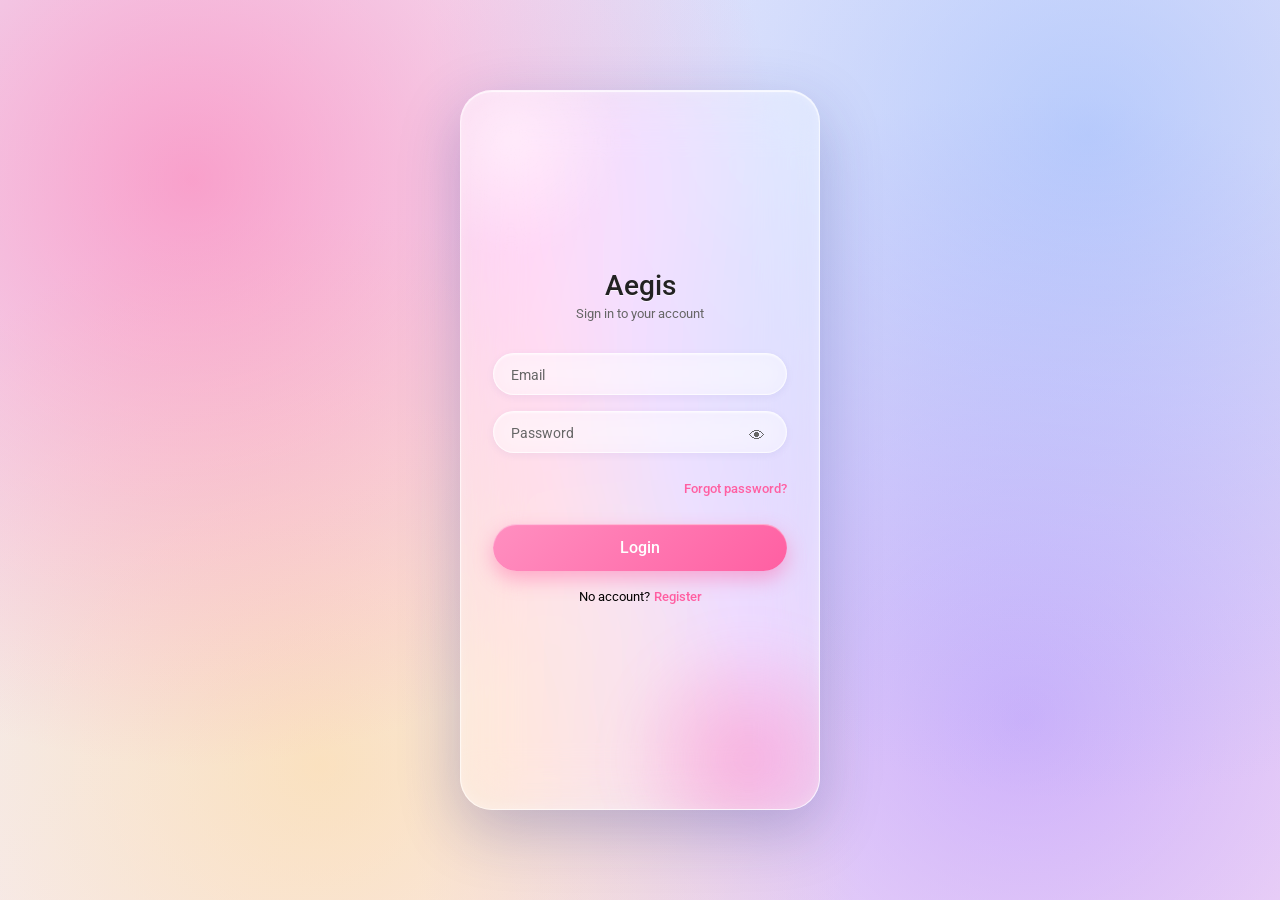
<file: index.html>
<!DOCTYPE html>
<html lang="en">
<head>
<meta charset="UTF-8" />
<meta name="viewport" content="width=device-width, initial-scale=1.0"/>
<title>Aegis</title>
<!-- Entry point: hand straight over to the login.
     location.replace() rather than href/meta-refresh so this page does not
     land in the history stack — otherwise the back button would bounce the
     user forward to the login again. -->
<script>
  location.replace('views/login.html');
</script>
<!-- Fallback for the (unlikely) case that scripting is disabled. -->
<noscript><meta http-equiv="refresh" content="0; url=views/login.html"></noscript>
</head>
<body>
<p>Redirecting to the <a href="views/login.html">login</a>&hellip;</p>
</body>
</html>
</file>
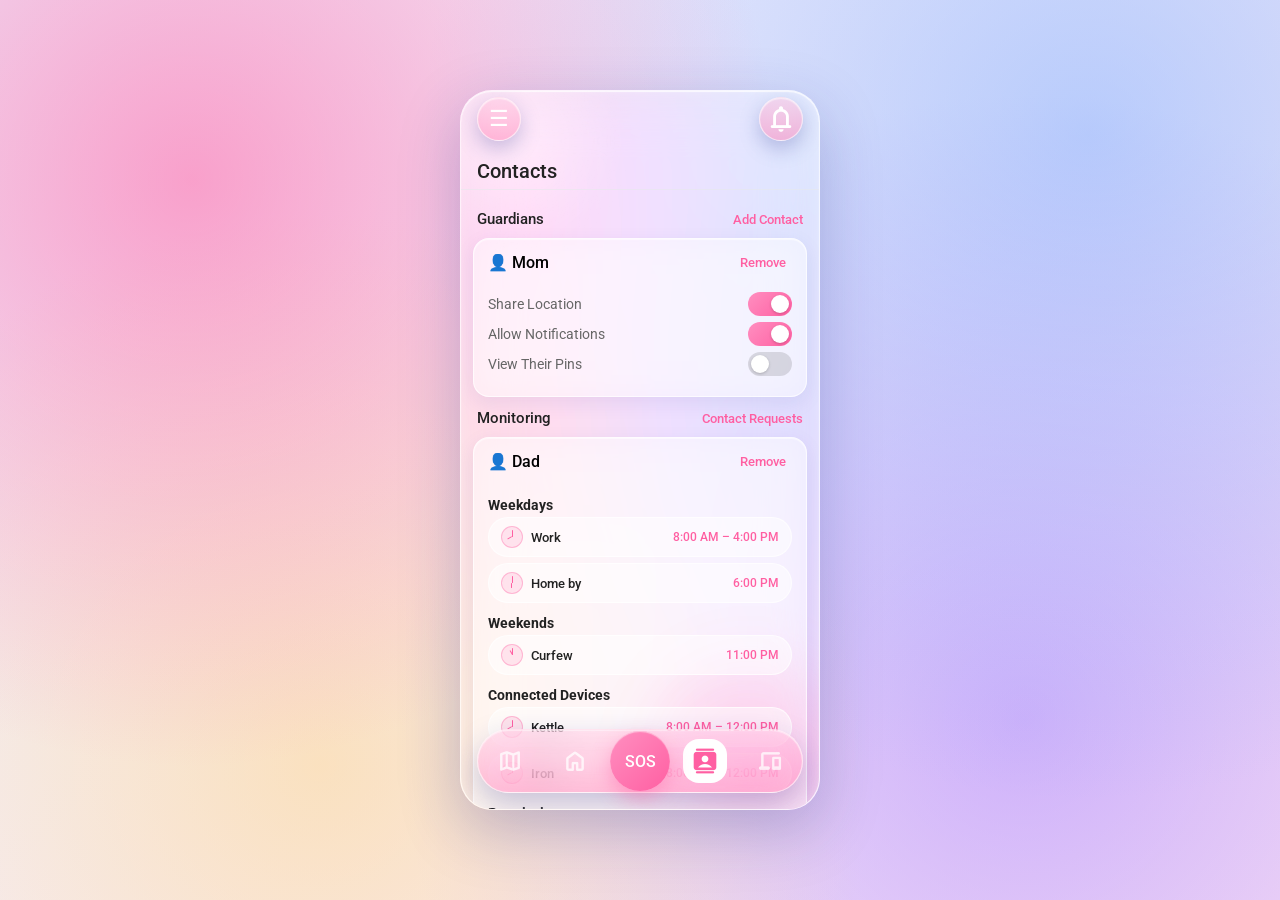
<file: views/contacts.html>
<!DOCTYPE html>
<html lang="en">
<head>
<meta charset="UTF-8" />
<meta name="viewport" content="width=device-width, initial-scale=1.0"/>
<title>Aegis: Contacts</title>
<link rel="preconnect" href="https://fonts.googleapis.com">
<link rel="preconnect" href="https://fonts.gstatic.com" crossorigin>
<link href="https://fonts.googleapis.com/css2?family=Roboto:wght@400;500;700&display=swap" rel="stylesheet">
<link href="https://fonts.googleapis.com/css2?family=Material+Symbols+Rounded:opsz,wght,FILL,GRAD@20..48,500,1,0" rel="stylesheet">
<link rel="stylesheet" href="css/app.css">

<style>
/* CONTACTS */
.contacts {
  flex:1;
  padding:12px;
  overflow-y:auto;
  padding-bottom:120px;
  position:relative;
  z-index:1;
}

/* CONTACT CARD */
.contact-card {
  background:rgba(255,255,255,0.4);
  backdrop-filter:blur(16px) saturate(160%);
  -webkit-backdrop-filter:blur(16px) saturate(160%);
  border:0.5px solid rgba(255,255,255,0.7);
  border-radius:16px;
  margin-bottom:12px;
  overflow:hidden;
  box-shadow:0 6px 20px rgba(31,38,135,0.08), inset 0 1px 1px rgba(255,255,255,0.6);
}

.contact-header {
  display:flex;
  align-items:center;
  justify-content:space-between;
  padding:14px;
}

.contact-name {
  display:flex;
  gap:10px;
  font-weight:500;
}

.contact-details {
  padding:0 14px 14px;
  font-size:14px;
}

.contact-details h4 {
  margin:12px 0 4px;
  color:var(--text);
}

.contact-details ul {
  margin:0 0 8px 16px;
  padding:0;
}

.contact-details span {
  float:right;
  color:var(--muted);
}

/* MINI CLOCK TIME CHIPS */
.time-chip {
  display:flex;
  align-items:center;
  gap:8px;
  background:rgba(255,255,255,0.5);
  border:1px solid rgba(255,255,255,0.7);
  border-radius:20px;
  padding:8px 12px;
  margin-bottom:6px;
}

.time-chip .tc-clock {
  width:22px;
  height:22px;
  border-radius:50%;
  background:rgba(255,95,162,0.15);
  border:1px solid rgba(255,95,162,0.35);
  position:relative;
  flex-shrink:0;
}

.time-chip .tc-clock::before,
.time-chip .tc-clock::after {
  content:"";
  position:absolute;
  background:var(--pink);
  border-radius:2px;
  top:50%; left:50%;
  transform-origin:0 0;
}

.time-chip .tc-clock::before { width:5px; height:1.4px; transform:rotate(var(--h,-90deg)); }
.time-chip .tc-clock::after { width:7px; height:1.4px; transform:rotate(var(--m,20deg)); }

.time-chip .tc-label { flex:1; font-weight:500; color:var(--text); font-size:13px; }
.time-chip .tc-time { color:var(--pink); font-weight:500; font-size:12px; white-space:nowrap; }

.modal {
  position:absolute;
  inset:0;
  background:rgba(0,0,0,0.4);
  display:none;
  justify-content:center;
  align-items:center;
  z-index:30;
}

.modal-content {
  background:rgba(255,255,255,0.6);
  backdrop-filter:blur(30px) saturate(180%);
  -webkit-backdrop-filter:blur(30px) saturate(180%);
  border:1px solid rgba(255,255,255,0.8);
  border-radius:20px;
  padding:20px;
  width:300px;
  max-height:80%;
  overflow-y:auto;
  box-shadow:0 20px 50px rgba(31,38,135,0.3), inset 0 1px 1px rgba(255,255,255,0.8);
}

.modal-content::-webkit-scrollbar { display:none; }

.modal-content h3 {
  margin-top:0;
  color:var(--text);
}

.request-card {
  background:rgba(255,255,255,0.5);
  border:1px solid rgba(255,255,255,0.7);
  border-radius:14px;
  padding:12px;
  margin-bottom:10px;
}

.request-actions {
  display:flex;
  gap:8px;
  margin-top:16px;
}

.accept {
  flex:1;
  background:linear-gradient(135deg, #ff8fc0, var(--pink));
  color:#fff;
  border:none;
  padding:10px;
  border-radius:20px;
  font-weight:500;
  cursor:pointer;
  box-shadow:0 6px 16px rgba(255,95,162,0.4), inset 0 1px 1px rgba(255,255,255,0.5);
}

.decline {
  flex:1;
  background:rgba(255,255,255,0.3);
  border:1px solid var(--pink);
  color:var(--pink);
  padding:10px;
  border-radius:20px;
  font-weight:500;
  cursor:pointer;
}

.field { position:relative; margin:8px 0 12px; }
.field input {
  width:100%;
  padding:16px 18px 8px;
  border-radius:24px;
  border:1px solid rgba(255,255,255,0.7);
  background:rgba(255,255,255,0.4);
  backdrop-filter:blur(10px);
  font-size:14px;
  color:var(--text);
  outline:none;
  transition:border-color 0.2s ease;
}
.field input:focus { border-color:var(--pink); }
.field label {
  position:absolute;
  left:18px; top:14px;
  font-size:14px;
  color:var(--muted);
  pointer-events:none;
  transition:all 0.15s ease;
}
.field input:focus + label,
.field input:not(:placeholder-shown) + label {
  top:4px; font-size:10px; color:var(--pink); font-weight:500;
}

.page-title {
  padding:12px 16px 6px;
  font-size:20px;
  font-weight:500;
  color:var(--text);
  display:flex;
  justify-content:space-between;
  align-items:center;
  position:relative;
  z-index:2;
}

.add-btn {
  font-size:14px;
  color:var(--pink);
  font-weight:500;
  cursor:pointer;
}

.section-title {
  font-weight:500;
  font-size: 15px;
  margin: 8px 0 10px;
  margin-top: 0px;
  margin-left: 4px;
  color:var(--text);
}

 .contacts::-webkit-scrollbar {
  display: none;
}

.toggle-row {
  display: flex;
  justify-content: space-between;
  align-items: center;
  margin: 6px 0;
  font-size: 14px;
}

  .toggle {
    width: 44px;
    height: 24px;
    background: rgba(0,0,0,0.12);
    border-radius: 20px;
    position: relative;
    cursor:pointer;
    transition:background 0.2s ease;
  }

  .toggle::after {
    content: "";
    width: 18px;
    height: 18px;
    background: #ffffff;
    border-radius: 50%;
    position: absolute;
    top: 3px;
    left: 3px;
    box-shadow:0 1px 3px rgba(0,0,0,0.2);
    transition:left 0.2s ease;
  }

  .toggle.on {
    background: linear-gradient(135deg, #ff8fc0, var(--pink));
  }

  .toggle.on::after {
    left: 23px;
  }

.remove-btn {
  background: none;
  border: none;
  color: var(--pink);
  font-weight:500;
  cursor: pointer;
  font-size: 13px;
}

.request-header {
  display: flex;
  gap: 10px;
  align-items: center;
  margin-bottom: 6px;
}

.avatar {
  width: 36px;
  height: 36px;
  background: rgba(255,95,162,0.18);
  border-radius: 50%;
  display: flex;
  align-items: center;
  justify-content: center;
  font-size: 18px;
}

.request-role {
  font-size: 12px;
  color: var(--muted);
}

.request-permissions {
  font-size: 13px;
  margin: 8px 0;
  display: grid;
  gap: 4px;
}

.request-permissions div {
  background: rgba(255,255,255,0.5);
  padding: 6px 8px;
  border-radius: 8px;
}

.section-header {
  display: flex;
  justify-content: space-between;
  align-items: center;
  margin: 8px 4px 10px;
}

.section-header .section-title {
  margin: 0;
}

.section-action {
  font-size: 13px;
  font-weight:500;
  color: var(--pink);
  cursor: pointer;
}
</style>
</head>

<body>
<div class="app">

  <!-- HEADER -->
  <div class="header">
    <div class="menu" onclick="toggleMenu()">☰</div>
    <a href="notifications.html" class="bell" aria-label="Notifications">
      <span class="material-symbols-rounded">notifications</span>
    </a>
  </div>

  <!-- SIDE MENU -->
  <div class="overlay" onclick="toggleMenu()"></div>
  <div class="side-menu">
    <a href="dashboard.html">Dashboard</a>
    <a href="map.html">Map</a>
    <a href="notifications.html">Notifications</a>
    <a href="managepins.html">Map Pins</a>
    <a href="contacts.html">Contacts</a>
    <a href="safetyprofile.html">Safety Profiles</a>
    <a href="baselines.html">Baselines</a>
    <a href="iot.html">IoT Devices</a>
    <a href="history.html">History</a>
    <a href="settings.html">Settings</a>
    <a href="SOS.html">SOS</a>
    <a href="login.html">Logout</a>
  </div>

  <div class="page-title">
    Contacts
  </div>
  <div class="divider"></div>

  <div class="contacts">
<div class="section-header">
  <div class="section-title">Guardians</div>
  <div class="section-action" onclick="openAddContact()">Add Contact</div>
</div>
    <div class="contact-card">
      <div class="contact-header">
        <div class="contact-name">👤 Mom</div>
              <button class="remove-btn">Remove</button>
      </div>

      <div class="contact-details">
<div class="toggle-row">
  <span>Share Location</span>
  <div class="toggle on" onclick="toggleSwitch(this)"></div>
</div>

<div class="toggle-row">
  <span>Allow Notifications</span>
  <div class="toggle on" onclick="toggleSwitch(this)"></div>
</div>

<div class="toggle-row">
  <span>View Their Pins</span>
  <div class="toggle" onclick="toggleSwitch(this)"></div>
</div>
      </div>
    </div>

<div class="section-header">
  <div class="section-title">Monitoring</div>
  <div class="section-action" onclick="openRequests()">Contact Requests</div>
</div>


  <div class="contact-card">
    <div class="contact-header">
      <div class="contact-name">👤 Dad</div>
      <button class="remove-btn">Remove</button>
    </div>

    <div class="contact-details">
      <h4>Weekdays</h4>
      <div class="time-chip">
        <div class="tc-clock" style="--h:150deg; --m:270deg;"></div>
        <div class="tc-label">Work</div>
        <div class="tc-time">8:00 AM – 4:00 PM</div>
      </div>
      <div class="time-chip">
        <div class="tc-clock" style="--h:90deg; --m:270deg;"></div>
        <div class="tc-label">Home by</div>
        <div class="tc-time">6:00 PM</div>
      </div>

      <h4>Weekends</h4>
      <div class="time-chip">
        <div class="tc-clock" style="--h:240deg; --m:270deg;"></div>
        <div class="tc-label">Curfew</div>
        <div class="tc-time">11:00 PM</div>
      </div>

      <h4>Connected Devices</h4>
      <div class="time-chip">
        <div class="tc-clock" style="--h:150deg; --m:270deg;"></div>
        <div class="tc-label">Kettle</div>
        <div class="tc-time">8:00 AM – 12:00 PM</div>
      </div>
      <div class="time-chip">
        <div class="tc-clock" style="--h:150deg; --m:270deg;"></div>
        <div class="tc-label">Iron</div>
        <div class="tc-time">8:00 AM – 12:00 PM</div>
      </div>

      <h4>Permissions</h4>
      <div class="toggle-row">
        <span>Share Location</span>
        <div class="toggle on" onclick="toggleSwitch(this)"></div>
      </div>
      <div class="toggle-row">
        <span>Allow Notifications</span>
        <div class="toggle on" onclick="toggleSwitch(this)"></div>
      </div>
    </div>
  </div>
  </div>

  <div class="modal" id="addContactModal" onclick="closeAddContact(event)">
  <div class="modal-content" onclick="event.stopPropagation()">
    <h3>Add Contact</h3>

    <p style="font-size:13px;color:var(--muted);margin-top:-6px;">
      Search for a user by username
    </p>

    <div class="field">
      <input id="etUsername" type="text" placeholder=" ">
      <label for="etUsername">Enter username</label>
    </div>

    <div class="toggle-row">
  <span>Share Location</span>
  <div class="toggle on" onclick="toggleSwitch(this)"></div>
</div>

<div class="toggle-row">
  <span>Allow Notifications</span>
  <div class="toggle on" onclick="toggleSwitch(this)"></div>
</div>

<div class="toggle-row">
  <span>View Their Pins</span>
  <div class="toggle" onclick="toggleSwitch(this)"></div>
</div>

    <div class="request-actions">
      <button class="decline" onclick="closeAddContact()">Cancel</button>
      <button class="accept">Send Request</button>
    </div>
  </div>
</div>


  <!-- REQUEST MODAL -->
  <div class="modal" id="requestModal" onclick="closeRequests(event)">
    <div class="modal-content" onclick="event.stopPropagation()">
        <h3>Contact Requests</h3>
<p style="font-size:13px;color:var(--muted);margin-top:-6px;">
  Review who wants to connect with you
</p>

<div class="request-card">
  <div class="request-header">
    <div class="avatar">👤</div>
    <div>
      <strong>Alice</strong>
      <div class="request-role">Requests Guardian Access</div>
    </div>
  </div>

  <div class="request-permissions">
    <div>📍 Share Location</div>
    <div>🔔 Allow Notifications</div>
    <div>📌 View Your Pins</div>
  </div>

  <div class="request-actions">
    <button class="accept">Accept</button>
    <button class="decline">Decline</button>
  </div>
</div>

    </div>
  </div>




  <a href="SOS.html" class="sos">SOS</a>

<div class="bottom-nav">
      <a href="map.html" class="nav-item">
        <span class="material-symbols-rounded">map</span>
      </a>
    
      <a href="dashboard.html" class="nav-item">
        <span class="material-symbols-rounded">home</span>
      </a>
    
      <a href="SOS.html" class="nav-item">
        <span class="material-symbols-rounded">emergency</span>
      </a>
    
      <a href="contacts.html" class="nav-item active">
        <span class="material-symbols-rounded">contacts</span>
      </a>
    
      <a href="iot.html" class="nav-item">
        <span class="material-symbols-rounded">devices</span>
      </a>
    </div>


</div>

<script src="js/app.js"></script>
<script>
function toggleSwitch(el) {
  el.classList.toggle('on');
}

function openRequests() {
  document.getElementById('requestModal').style.display = 'flex';
}
function closeRequests(e) {
  if (!e || e.target.id === 'requestModal') {
    document.getElementById('requestModal').style.display = 'none';
  }
}
function openAddContact() {
  document.getElementById('addContactModal').style.display = 'flex';
}

function closeAddContact(e) {
  if (!e || e.target.id === 'addContactModal') {
    document.getElementById('addContactModal').style.display = 'none';
  }
}

</script>
</body>
</html>
</file>
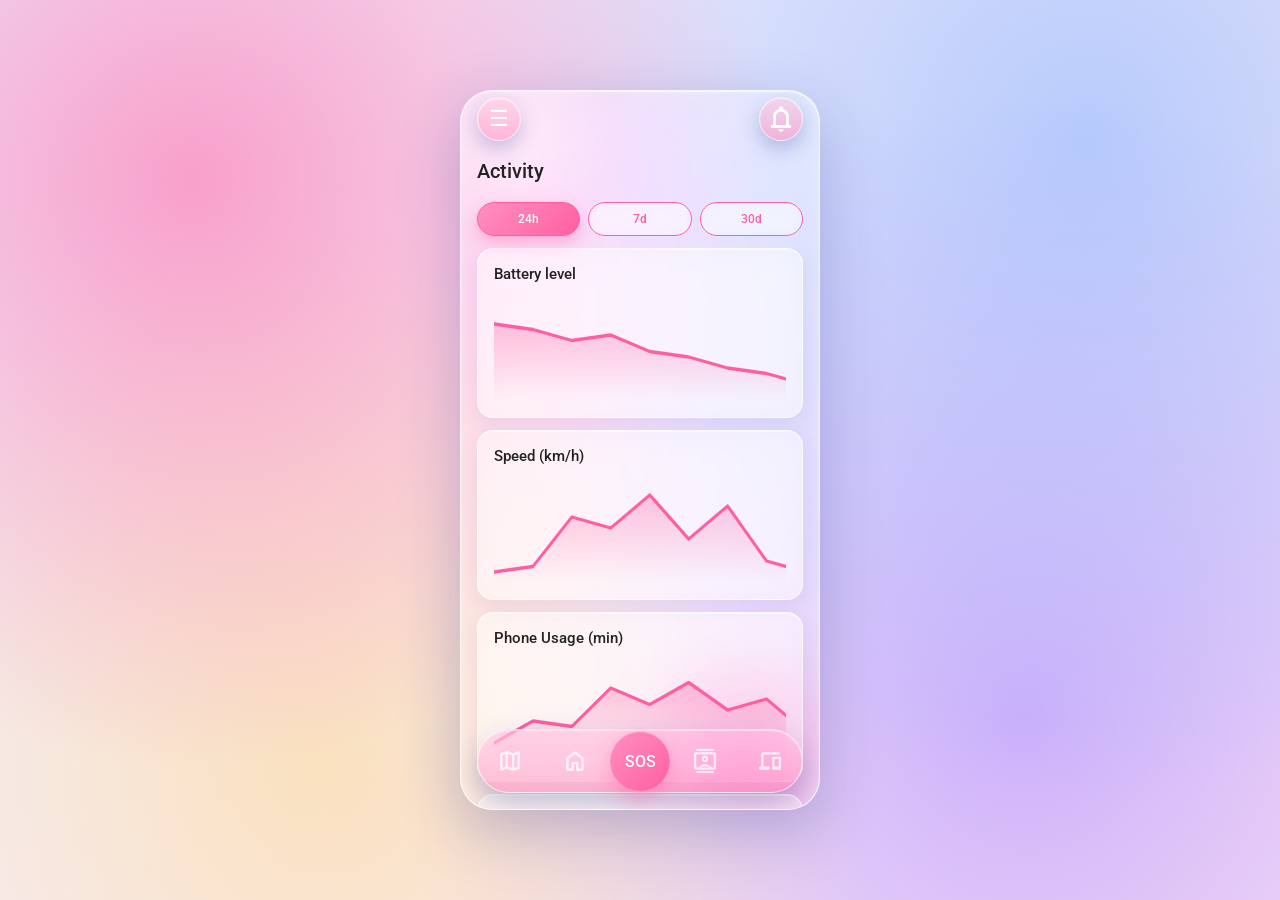
<file: views/history.html>
<!DOCTYPE html>
<html lang="en">
<head>
<meta charset="UTF-8" />
<meta name="viewport" content="width=device-width, initial-scale=1.0"/>
<title>Activity – Safety App</title>
<link rel="preconnect" href="https://fonts.googleapis.com">
<link rel="preconnect" href="https://fonts.gstatic.com" crossorigin>
<link href="https://fonts.googleapis.com/css2?family=Roboto:wght@400;500;700&display=swap" rel="stylesheet">
<link href="https://fonts.googleapis.com/css2?family=Material+Symbols+Rounded:opsz,wght,FILL,GRAD@20..48,500,1,0" rel="stylesheet">
<link rel="stylesheet" href="css/app.css">

<style>
/* PAGE TITLE ROW */
.page-title-row { display:flex; align-items:center; padding:12px 16px 6px; position:relative; z-index:2; }
.page-title-row .title { flex:1; font-size:20px; font-weight:500; color:var(--text); }

/* RANGE CHIPS */
.chip-row { display:flex; gap:8px; padding:12px 16px; position:relative; z-index:2; }
.chip {
  flex:1;
  text-align:center;
  padding:9px 4px;
  border-radius:30px;
  border:1px solid var(--pink);
  background:rgba(255,255,255,0.3);
  backdrop-filter:blur(8px);
  color:var(--pink);
  font-size:12px;
  font-weight:500;
  cursor:pointer;
}
.chip.active {
  background:linear-gradient(135deg, #ff8fc0, var(--pink));
  color:#fff;
  box-shadow:0 6px 16px rgba(255,95,162,0.4);
}

/* CONTENT */
.content { flex:1; overflow-y:auto; padding:0 16px 120px; position:relative; z-index:1; }
.content::-webkit-scrollbar { display:none; }

.chart-card {
  background:rgba(255,255,255,0.4);
  backdrop-filter:blur(16px) saturate(160%);
  -webkit-backdrop-filter:blur(16px) saturate(160%);
  border:0.5px solid rgba(255,255,255,0.7);
  border-radius:16px;
  padding:16px;
  margin-bottom:12px;
  box-shadow:0 6px 20px rgba(31,38,135,0.08), inset 0 1px 1px rgba(255,255,255,0.6);
}

.chart-title { font-weight:500; font-size:15px; color:var(--text); margin-bottom:8px; }
.chart-svg { width:100%; height:110px; display:block; }

.section-label { font-weight:500; font-size:16px; color:var(--text); margin:16px 0 10px 4px; }

/* EVENT TIMELINE */
.event-card {
  background:rgba(255,255,255,0.4);
  backdrop-filter:blur(16px) saturate(160%);
  -webkit-backdrop-filter:blur(16px) saturate(160%);
  border:0.5px solid rgba(255,255,255,0.7);
  border-radius:14px;
  padding:12px 14px;
  margin-bottom:8px;
  display:flex;
  flex-direction:column;
  gap:4px;
}

.event-text { font-size:14px; color:var(--text); }
.event-time { font-size:12px; color:var(--muted); }

.empty-state {
  display:none;
  text-align:center;
  color:var(--muted);
  font-size:14px;
  padding:24px;
}
</style>
</head>

<body>
<div class="app">

  <div class="header">
    <div class="menu" onclick="toggleMenu()">☰</div>
    <a href="notifications.html" class="bell" aria-label="Notifications">
      <span class="material-symbols-rounded">notifications</span>
    </a>
  </div>

  <div class="page-title-row">
    <div class="title">Activity</div>
  </div>
  <div class="divider"></div>

  <!-- SIDE MENU -->
  <div class="overlay" onclick="toggleMenu()"></div>
  <div class="side-menu">
    <a href="dashboard.html">Dashboard</a>
    <a href="map.html">Map</a>
    <a href="notifications.html">Notifications</a>
    <a href="managepins.html">Map Pins</a>
    <a href="contacts.html">Contacts</a>
    <a href="safetyprofile.html">Safety Profiles</a>
    <a href="baselines.html">Baselines</a>
    <a href="iot.html">IoT Devices</a>
    <a href="history.html">History</a>
    <a href="settings.html">Settings</a>
    <a href="SOS.html">SOS</a>
    <a href="login.html">Logout</a>
  </div>

  <!-- RANGE CHIPS -->
  <div class="chip-row">
    <div class="chip active" onclick="selectRange(this)">24h</div>
    <div class="chip" onclick="selectRange(this)">7d</div>
    <div class="chip" onclick="selectRange(this)">30d</div>
  </div>

  <!-- CONTENT -->
  <div class="content">

    <div class="chart-card">
      <div class="chart-title">Battery level</div>
      <svg class="chart-svg" viewBox="0 0 300 100" preserveAspectRatio="none">
        <defs><linearGradient id="g1" x1="0" y1="0" x2="0" y2="1">
          <stop offset="0%" stop-color="#ff5fa2" stop-opacity="0.35"/>
          <stop offset="100%" stop-color="#ff5fa2" stop-opacity="0"/>
        </linearGradient></defs>
        <path d="M0,30 L40,35 L80,45 L120,40 L160,55 L200,60 L240,70 L280,75 L300,80 L300,100 L0,100 Z" fill="url(#g1)"/>
        <path d="M0,30 L40,35 L80,45 L120,40 L160,55 L200,60 L240,70 L280,75 L300,80" fill="none" stroke="#ff5fa2" stroke-width="3" stroke-linecap="round" stroke-linejoin="round"/>
      </svg>
    </div>

    <div class="chart-card">
      <div class="chart-title">Speed (km/h)</div>
      <svg class="chart-svg" viewBox="0 0 300 100" preserveAspectRatio="none">
        <defs><linearGradient id="g2" x1="0" y1="0" x2="0" y2="1">
          <stop offset="0%" stop-color="#ff5fa2" stop-opacity="0.35"/>
          <stop offset="100%" stop-color="#ff5fa2" stop-opacity="0"/>
        </linearGradient></defs>
        <path d="M0,90 L40,85 L80,40 L120,50 L160,20 L200,60 L240,30 L280,80 L300,85 L300,100 L0,100 Z" fill="url(#g2)"/>
        <path d="M0,90 L40,85 L80,40 L120,50 L160,20 L200,60 L240,30 L280,80 L300,85" fill="none" stroke="#ff5fa2" stroke-width="3" stroke-linecap="round" stroke-linejoin="round"/>
      </svg>
    </div>

    <div class="chart-card">
      <div class="chart-title">Phone Usage (min)</div>
      <svg class="chart-svg" viewBox="0 0 300 100" preserveAspectRatio="none">
        <defs><linearGradient id="g3" x1="0" y1="0" x2="0" y2="1">
          <stop offset="0%" stop-color="#ff5fa2" stop-opacity="0.35"/>
          <stop offset="100%" stop-color="#ff5fa2" stop-opacity="0"/>
        </linearGradient></defs>
        <path d="M0,80 L40,60 L80,65 L120,30 L160,45 L200,25 L240,50 L280,40 L300,55 L300,100 L0,100 Z" fill="url(#g3)"/>
        <path d="M0,80 L40,60 L80,65 L120,30 L160,45 L200,25 L240,50 L280,40 L300,55" fill="none" stroke="#ff5fa2" stroke-width="3" stroke-linecap="round" stroke-linejoin="round"/>
      </svg>
    </div>

    <div class="chart-card">
      <div class="chart-title">Connectivity</div>
      <svg class="chart-svg" viewBox="0 0 300 100" preserveAspectRatio="none">
        <path d="M0,20 L60,20 L60,80 L110,80 L110,20 L180,20 L180,20 L220,20 L220,80 L260,80 L260,20 L300,20" fill="none" stroke="#ff5fa2" stroke-width="3" stroke-linecap="round" stroke-linejoin="round"/>
      </svg>
    </div>

    <div class="chart-card">
      <div class="chart-title">Movement (km)</div>
      <svg class="chart-svg" viewBox="0 0 300 100" preserveAspectRatio="none">
        <defs><linearGradient id="g5" x1="0" y1="0" x2="0" y2="1">
          <stop offset="0%" stop-color="#ff5fa2" stop-opacity="0.35"/>
          <stop offset="100%" stop-color="#ff5fa2" stop-opacity="0"/>
        </linearGradient></defs>
        <path d="M0,95 L40,90 L80,70 L120,72 L160,40 L200,42 L240,15 L280,17 L300,10 L300,100 L0,100 Z" fill="url(#g5)"/>
        <path d="M0,95 L40,90 L80,70 L120,72 L160,40 L200,42 L240,15 L280,17 L300,10" fill="none" stroke="#ff5fa2" stroke-width="3" stroke-linecap="round" stroke-linejoin="round"/>
      </svg>
    </div>

    <div class="chart-card">
      <div class="chart-title">Stationary Time (min)</div>
      <svg class="chart-svg" viewBox="0 0 300 100" preserveAspectRatio="none">
        <rect x="5" y="60" width="24" height="40" rx="4" fill="#ff5fa2" opacity="0.85"/>
        <rect x="45" y="40" width="24" height="60" rx="4" fill="#ff5fa2" opacity="0.85"/>
        <rect x="85" y="70" width="24" height="30" rx="4" fill="#ff5fa2" opacity="0.85"/>
        <rect x="125" y="20" width="24" height="80" rx="4" fill="#ff5fa2" opacity="0.85"/>
        <rect x="165" y="55" width="24" height="45" rx="4" fill="#ff5fa2" opacity="0.85"/>
        <rect x="205" y="35" width="24" height="65" rx="4" fill="#ff5fa2" opacity="0.85"/>
        <rect x="245" y="65" width="24" height="35" rx="4" fill="#ff5fa2" opacity="0.85"/>
        <rect x="270" y="45" width="24" height="55" rx="4" fill="#ff5fa2" opacity="0.85"/>
      </svg>
    </div>

    <div class="section-label">Event timeline</div>

    <div id="recyclerEvents">
      <div class="event-card">
        <div class="event-text">🚨 You lost connectivity</div>
        <div class="event-time">Today · 3:42 PM</div>
      </div>
      <div class="event-card">
        <div class="event-text">🚨 Your battery is really low</div>
        <div class="event-time">Today · 3:42 PM</div>
      </div>
      <div class="event-card">
        <div class="event-text">⚠️ You did not reach Work in time</div>
        <div class="event-time">Today · 2:58 PM</div>
      </div>
      <div class="event-card">
        <div class="event-text">📩 You used your Kettle</div>
        <div class="event-time">Today · 1:20 PM</div>
      </div>
      <div class="event-card">
        <div class="event-text">📩 You responded to a check-in request</div>
        <div class="event-time">Today · 8:05 AM</div>
      </div>
      <div class="event-card">
        <div class="event-text">🔔 Mom sent a check-in request to you</div>
        <div class="event-time">Today · 6:50 AM</div>
      </div>
      <div class="event-card">
        <div class="event-text">📩 You turned off your AC</div>
        <div class="event-time">Today · 1:20 PM</div>
      </div>
    </div>

    <div class="empty-state" id="tvEmpty">No events in this period</div>

  </div>

  <a href="SOS.html" class="sos">SOS</a>

    <div class="bottom-nav">
      <a href="map.html" class="nav-item">
        <span class="material-symbols-rounded">map</span>
      </a>
    
      <a href="dashboard.html" class="nav-item">
        <span class="material-symbols-rounded">home</span>
      </a>
    
      <a href="SOS.html" class="nav-item">
        <span class="material-symbols-rounded">emergency</span>
      </a>
    
      <a href="contacts.html" class="nav-item">
        <span class="material-symbols-rounded">contacts</span>
      </a>
    
      <a href="iot.html" class="nav-item">
        <span class="material-symbols-rounded">devices</span>
      </a>
    </div>


</div>

<script src="js/app.js"></script>
<script>
function selectRange(chip) {
  document.querySelectorAll('.chip').forEach(c => c.classList.remove('active'));
  chip.classList.add('active');
}
</script>

</body>
</html>
</file>
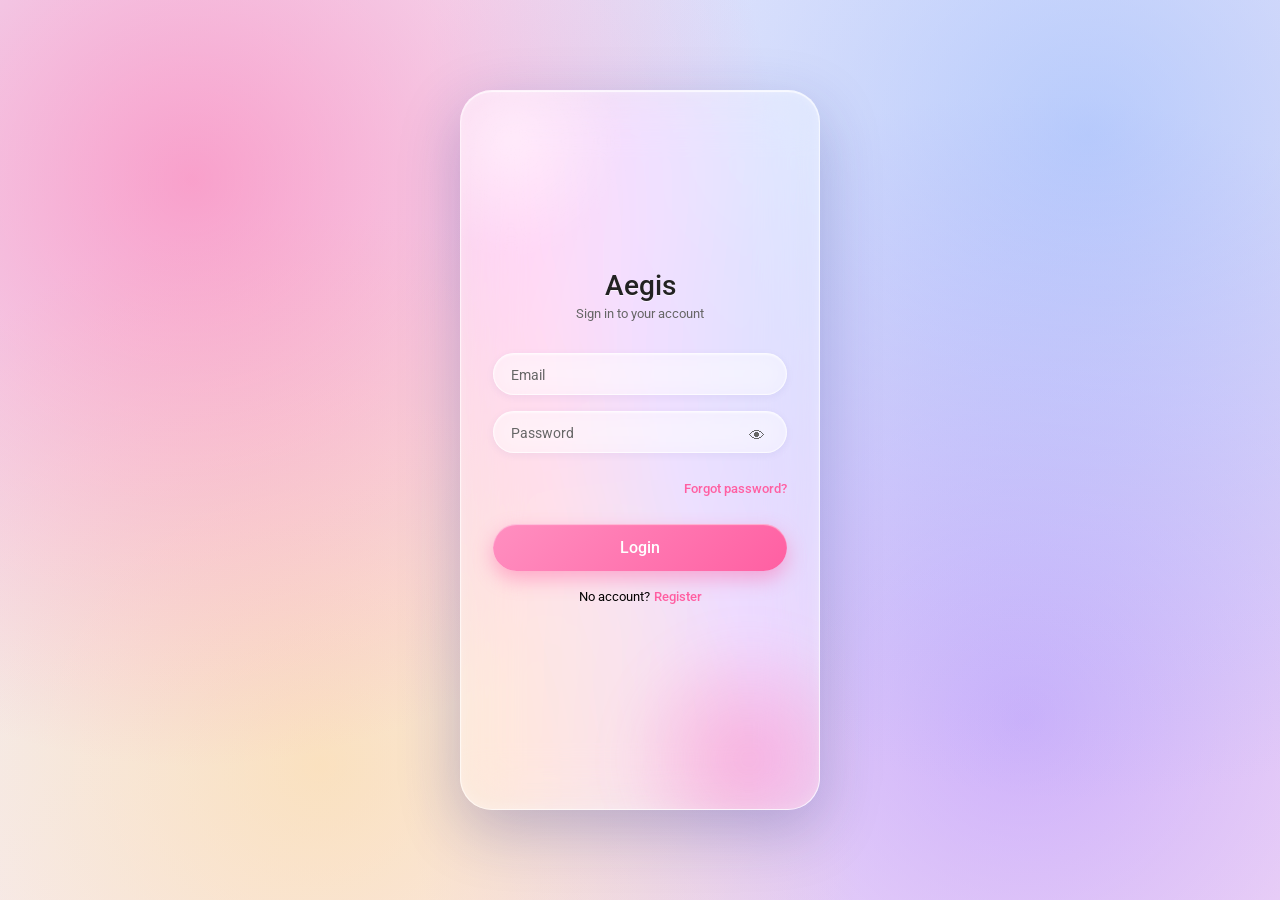
<file: views/login.html>
<!DOCTYPE html>
<html lang="en">
<head>
<meta charset="UTF-8" />
<meta name="viewport" content="width=device-width, initial-scale=1.0"/>
<title>Aegis – Login</title>
<link rel="preconnect" href="https://fonts.googleapis.com">
<link rel="preconnect" href="https://fonts.gstatic.com" crossorigin>
<link href="https://fonts.googleapis.com/css2?family=Roboto:wght@400;500;700&display=swap" rel="stylesheet">

<style>
  :root {
    --bg:#ffffff;
    --panel:#f4f4f4;
    --border:#dddddd;
    --text:#222222;
    --muted:#666666;
    --pink:#ff5fa2;
    --pink-light:#ffe1ee;
  }

  * { box-sizing:border-box; font-family:'Roboto', Arial, Helvetica, sans-serif; }

  html, body {
    margin:0;
    height:100%;
  }

  /* LIQUID GLASS BACKDROP */
  body {
    background:
      radial-gradient(circle at 15% 20%, rgba(255,95,162,0.55), transparent 45%),
      radial-gradient(circle at 85% 15%, rgba(120,170,255,0.5), transparent 50%),
      radial-gradient(circle at 25% 85%, rgba(255,210,120,0.45), transparent 45%),
      radial-gradient(circle at 80% 80%, rgba(160,120,255,0.5), transparent 50%),
      linear-gradient(135deg, #eef1ff, #ffe9f4);
    display:flex;
    justify-content:center;
    align-items:center;
  }

  /* PHONE FRAME */
  .app {
    width:360px;
    height:720px;
    border-radius:32px;
    overflow:hidden;
    display:flex;
    flex-direction:column;
    position:relative;
    background:rgba(255,255,255,0.35);
    backdrop-filter:blur(28px) saturate(160%);
    -webkit-backdrop-filter:blur(28px) saturate(160%);
    border:1px solid rgba(255,255,255,0.65);
    box-shadow:
      0 20px 60px rgba(31,38,135,0.25),
      inset 0 1px 1px rgba(255,255,255,0.8),
      inset 0 -1px 12px rgba(255,255,255,0.25);
  }

  /* GLASS HIGHLIGHT BLOBS */
  .app::before {
    content:"";
    position:absolute;
    top:-60px;
    left:-60px;
    width:220px;
    height:220px;
    background:radial-gradient(circle, rgba(255,255,255,0.85), transparent 70%);
    filter:blur(10px);
    opacity:0.6;
    pointer-events:none;
  }

  .app::after {
    content:"";
    position:absolute;
    bottom:-80px;
    right:-60px;
    width:260px;
    height:260px;
    background:radial-gradient(circle, rgba(255,95,162,0.35), transparent 70%);
    filter:blur(20px);
    pointer-events:none;
  }

  .content {
    flex:1;
    padding:32px 32px;
    display:flex;
    flex-direction:column;
    justify-content:center;
    position:relative;
    z-index:1;
  }

  .title {
    text-align:center;
    font-size:28px;
    font-weight:500;
    margin-bottom:4px;
    color:var(--text);
    text-shadow:0 1px 0 rgba(255,255,255,0.6);
  }

  .subtitle {
    text-align:center;
    font-size:13px;
    color:var(--muted);
    margin-bottom:32px;
  }

  /* GLASS PILL INPUTS */
  .field {
    position:relative;
    margin-bottom:16px;
  }

  .field input {
    width:100%;
    padding:16px 18px 8px;
    border-radius:30px;
    border:1px solid rgba(255,255,255,0.7);
    background:rgba(255,255,255,0.35);
    backdrop-filter:blur(12px);
    -webkit-backdrop-filter:blur(12px);
    font-size:14px;
    color:var(--text);
    box-shadow:inset 0 1px 2px rgba(255,255,255,0.6), 0 2px 8px rgba(31,38,135,0.06);
    outline:none;
    transition:border-color 0.2s ease, box-shadow 0.2s ease;
  }

  .field input:focus {
    border-color:var(--pink);
    box-shadow:inset 0 1px 2px rgba(255,255,255,0.6), 0 0 0 3px rgba(255,95,162,0.18);
  }

  .field label {
    position:absolute;
    left:18px;
    top:14px;
    font-size:14px;
    color:var(--muted);
    pointer-events:none;
    transition:all 0.15s ease;
    background:transparent;
  }

  .field input:focus + label,
  .field input:not(:placeholder-shown) + label {
    top:4px;
    font-size:10px;
    color:var(--pink);
    font-weight:500;
  }

  .toggle-visibility {
    position:absolute;
    right:16px;
    top:14px;
    font-size:16px;
    cursor:pointer;
    color:var(--muted);
    user-select:none;
    background:none;
    border:none;
  }

  .forgot {
    text-align:right;
    font-size:13px;
    font-weight:500;
    margin-top:12px;
    margin-bottom:12px;
  }

  .forgot a {
    color:var(--pink);
    text-decoration:none;
  }

  /* GLASS BUTTON WITH SHEEN */
  .btn {
    padding:14px;
    border-radius:30px;
    font-size:16px;
    font-weight:500;
    cursor:pointer;
    border:none;
    position:relative;
    overflow:hidden;
  }

  .login-btn {
    background:linear-gradient(135deg, #ff8fc0, var(--pink));
    color:#fff;
    margin-top:16px;
    box-shadow:0 8px 20px rgba(255,95,162,0.45), inset 0 1px 1px rgba(255,255,255,0.5);
  }

  .login-btn::after {
    content:"";
    position:absolute;
    top:0;
    left:-40%;
    width:40%;
    height:100%;
    background:linear-gradient(120deg, transparent, rgba(255,255,255,0.55), transparent);
    transform:skewX(-20deg);
  }

  .back {
    margin-top:18px;
    text-align:center;
    font-size:13px;
    display:flex;
    justify-content:center;
    gap:4px;
  }

  .back a {
    color:var(--pink);
    text-decoration:none;
    font-weight:500;
  }

  .footer {
    text-align:center;
    font-size:12px;
    color:var(--muted);
    margin-top:28px;
  }

  .progress {
    display:none;
    margin:16px auto 0;
    width:22px;
    height:22px;
    border-radius:50%;
    border:3px solid rgba(255,95,162,0.25);
    border-top-color:var(--pink);
    animation:spin 0.8s linear infinite;
  }

  @keyframes spin {
    to { transform:rotate(360deg); }
  }
</style>
</head>

<body>
<div class="app">

  <div class="content">
    <div class="title">Aegis</div>
    <div class="subtitle">Sign in to your account</div>

    <div class="field">
      <input id="etEmail" type="email" placeholder=" ">
      <label for="etEmail">Email</label>
    </div>

    <div class="field">
      <input id="etPassword" type="password" placeholder=" ">
      <label for="etPassword">Password</label>
      <button type="button" class="toggle-visibility" onclick="togglePassword()">👁</button>
    </div>

    <div class="forgot">
      <a href="#">Forgot password?</a>
    </div>

    <button class="btn login-btn" onclick="loginUser()">
      Login
    </button>

    <div class="back">
      <span>No account?</span>
      <a href="register.html">Register</a>
    </div>

    <div class="progress" id="progress"></div>

    <div class="footer"></div>
  </div>

</div>
</body>
<script>
function togglePassword() {
  const input = document.getElementById('etPassword');
  input.type = input.type === 'password' ? 'text' : 'password';
}

function loginUser() {
  document.getElementById('progress').style.display = 'block';
  window.location.href = "dashboard.html";
}
</script>
</html>
</file>
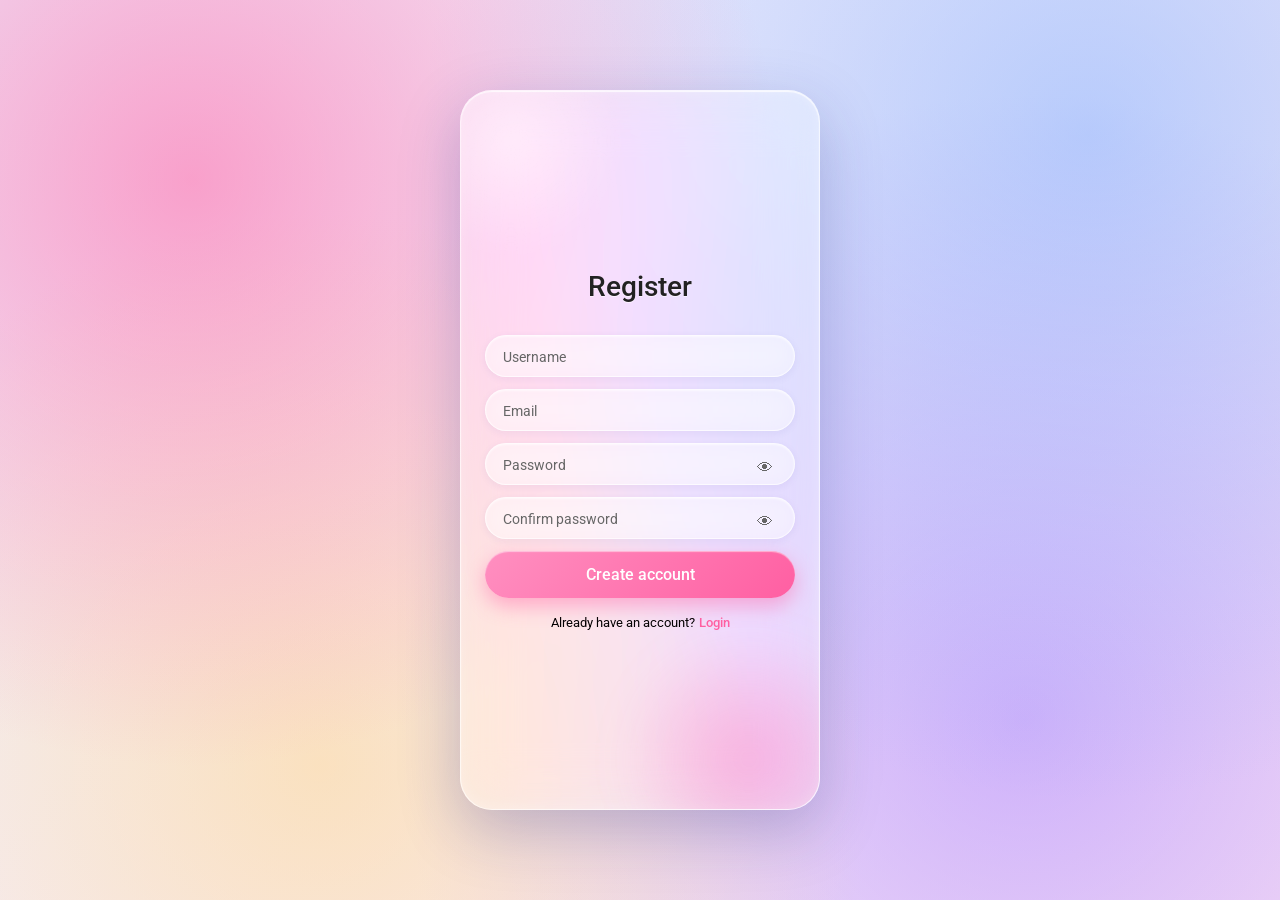
<file: views/register.html>
<!DOCTYPE html>
<html lang="en">
<head>
<meta charset="UTF-8" />
<meta name="viewport" content="width=device-width, initial-scale=1.0"/>
<title>Aegis – Register</title>
<link rel="preconnect" href="https://fonts.googleapis.com">
<link rel="preconnect" href="https://fonts.gstatic.com" crossorigin>
<link href="https://fonts.googleapis.com/css2?family=Roboto:wght@400;500;700&display=swap" rel="stylesheet">

<style>
  :root {
    --bg:#ffffff;
    --panel:#f4f4f4;
    --border:#dddddd;
    --text:#222222;
    --muted:#666666;
    --pink:#ff5fa2;
    --pink-light:#ffe1ee;
  }

  * { box-sizing:border-box; font-family:'Roboto', Arial, Helvetica, sans-serif; }

  html, body {
    margin:0;
    height:100%;
  }

  /* LIQUID GLASS BACKDROP */
  body {
    background:
      radial-gradient(circle at 15% 20%, rgba(255,95,162,0.55), transparent 45%),
      radial-gradient(circle at 85% 15%, rgba(120,170,255,0.5), transparent 50%),
      radial-gradient(circle at 25% 85%, rgba(255,210,120,0.45), transparent 45%),
      radial-gradient(circle at 80% 80%, rgba(160,120,255,0.5), transparent 50%),
      linear-gradient(135deg, #eef1ff, #ffe9f4);
    display:flex;
    justify-content:center;
    align-items:center;
  }

  /* PHONE FRAME AS GLASS PANE */
  .app {
    width:360px;
    height:720px;
    border-radius:32px;
    overflow:hidden;
    display:flex;
    flex-direction:column;
    position:relative;
    background:rgba(255,255,255,0.35);
    backdrop-filter:blur(28px) saturate(160%);
    -webkit-backdrop-filter:blur(28px) saturate(160%);
    border:1px solid rgba(255,255,255,0.65);
    box-shadow:
      0 20px 60px rgba(31,38,135,0.25),
      inset 0 1px 1px rgba(255,255,255,0.8),
      inset 0 -1px 12px rgba(255,255,255,0.25);
  }

  /* GLASS HIGHLIGHT BLOBS */
  .app::before {
    content:"";
    position:absolute;
    top:-60px;
    left:-60px;
    width:220px;
    height:220px;
    background:radial-gradient(circle, rgba(255,255,255,0.85), transparent 70%);
    filter:blur(10px);
    opacity:0.6;
    pointer-events:none;
  }

  .app::after {
    content:"";
    position:absolute;
    bottom:-80px;
    right:-60px;
    width:260px;
    height:260px;
    background:radial-gradient(circle, rgba(255,95,162,0.35), transparent 70%);
    filter:blur(20px);
    pointer-events:none;
  }

  .content {
    flex:1;
    padding:24px 24px;
    display:flex;
    flex-direction:column;
    align-items:center;
    justify-content:center;
    position:relative;
    z-index:1;
    overflow-y:auto;
  }

  .title {
    text-align:center;
    font-size:28px;
    font-weight:500;
    padding-bottom:16px;
    margin-bottom:16px;
    color:var(--text);
    text-shadow:0 1px 0 rgba(255,255,255,0.6);
  }

  /* GLASS PILL INPUTS */
  .field {
    position:relative;
    width:100%;
    margin-bottom:12px;
  }

  .field input {
    width:100%;
    padding:16px 18px 8px;
    border-radius:30px;
    border:1px solid rgba(255,255,255,0.7);
    background:rgba(255,255,255,0.35);
    backdrop-filter:blur(12px);
    -webkit-backdrop-filter:blur(12px);
    font-size:14px;
    color:var(--text);
    box-shadow:inset 0 1px 2px rgba(255,255,255,0.6), 0 2px 8px rgba(31,38,135,0.06);
    outline:none;
    transition:border-color 0.2s ease, box-shadow 0.2s ease;
  }

  .field input:focus {
    border-color:var(--pink);
    box-shadow:inset 0 1px 2px rgba(255,255,255,0.6), 0 0 0 3px rgba(255,95,162,0.18);
  }

  .field label {
    position:absolute;
    left:18px;
    top:14px;
    font-size:14px;
    color:var(--muted);
    pointer-events:none;
    transition:all 0.15s ease;
    background:transparent;
  }

  .field input:focus + label,
  .field input:not(:placeholder-shown) + label {
    top:4px;
    font-size:10px;
    color:var(--pink);
    font-weight:500;
  }

  .toggle-visibility {
    position:absolute;
    right:16px;
    top:14px;
    font-size:16px;
    cursor:pointer;
    color:var(--muted);
    user-select:none;
    background:none;
    border:none;
  }

  /* GLASS BUTTON WITH SHEEN */
  .btn {
    width:100%;
    padding:14px;
    border-radius:30px;
    font-size:16px;
    font-weight:500;
    cursor:pointer;
    border:none;
    position:relative;
    overflow:hidden;
    margin-bottom:12px;
  }

  .register-btn {
    background:linear-gradient(135deg, #ff8fc0, var(--pink));
    color:#fff;
    box-shadow:0 8px 20px rgba(255,95,162,0.45), inset 0 1px 1px rgba(255,255,255,0.5);
  }

  .register-btn::after {
    content:"";
    position:absolute;
    top:0;
    left:-40%;
    width:40%;
    height:100%;
    background:linear-gradient(120deg, transparent, rgba(255,255,255,0.55), transparent);
    transform:skewX(-20deg);
  }

  .progress {
    display:none;
    margin:12px auto 0;
    width:22px;
    height:22px;
    border-radius:50%;
    border:3px solid rgba(255,95,162,0.25);
    border-top-color:var(--pink);
    animation:spin 0.8s linear infinite;
  }

  @keyframes spin {
    to { transform:rotate(360deg); }
  }

  .back {
    margin-top:5px;
    text-align:center;
    font-size:13px;
    display:flex;
    justify-content:center;
    gap:4px;
  }

  .back a {
    color:var(--pink);
    text-decoration:none;
    font-weight:500;
  }
</style>
</head>

<body>
<div class="app">

  <div class="content">
    <div class="title">Register</div>

    <div class="field">
      <input id="etUsername" type="text" placeholder=" ">
      <label for="etUsername">Username</label>
    </div>

    <div class="field">
      <input id="etEmail" type="email" placeholder=" ">
      <label for="etEmail">Email</label>
    </div>

    <div class="field">
      <input id="etPassword" type="password" placeholder=" ">
      <label for="etPassword">Password</label>
      <button type="button" class="toggle-visibility" onclick="toggleField('etPassword', this)">👁</button>
    </div>

    <div class="field">
      <input id="etPasswordConfirm" type="password" placeholder=" ">
      <label for="etPasswordConfirm">Confirm password</label>
      <button type="button" class="toggle-visibility" onclick="toggleField('etPasswordConfirm', this)">👁</button>
    </div>

    <button class="btn register-btn" onclick="register()">Create account</button>

    <div class="progress" id="progress"></div>

    <div class="back">
      <span>Already have an account?</span>
      <a href="login.html">Login</a>
    </div>
  </div>

</div>
</body>
<script>
function toggleField(id, btn) {
  const input = document.getElementById(id);
  input.type = input.type === 'password' ? 'text' : 'password';
}

function register() {
  document.getElementById('progress').style.display = 'block';
  window.location.href = "dashboard.html";
}
</script>
</html>
</file>
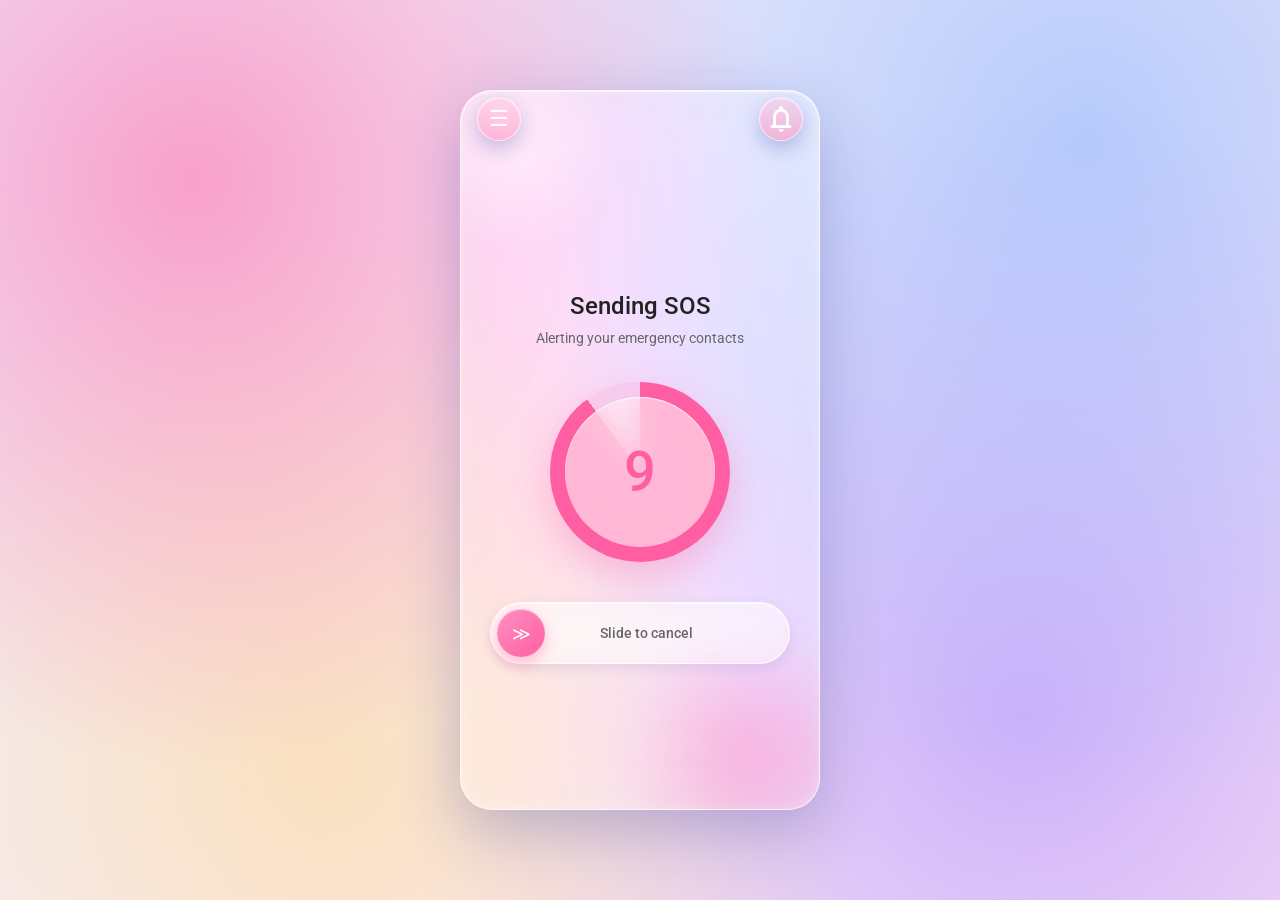
<file: views/SOS.html>
<!DOCTYPE html>
<html lang="en">
<head>
<meta charset="UTF-8" />
<meta name="viewport" content="width=device-width, initial-scale=1.0"/>
<title>SOS – Aegis</title>
<link rel="preconnect" href="https://fonts.googleapis.com">
<link rel="preconnect" href="https://fonts.gstatic.com" crossorigin>
<link href="https://fonts.googleapis.com/css2?family=Roboto:wght@400;500;700&display=swap" rel="stylesheet">
<link href="https://fonts.googleapis.com/css2?family=Material+Symbols+Rounded:opsz,wght,FILL,GRAD@20..48,500,1,0" rel="stylesheet">
<link rel="stylesheet" href="css/app.css">

<style>
/* SOS CONTENT */
.sos-content {
  flex:1;
  padding:24px;
  display:flex;
  flex-direction:column;
  align-items:center;
  justify-content:center;
  text-align:center;
  position:relative;
  z-index:1;
}

.sos-title { font-size:24px; font-weight:500; margin-bottom:10px; color:var(--text); }
.sos-subtitle { font-size:14px; color:var(--muted); margin-bottom:36px; }

/* COUNTDOWN RING */
.countdown-ring {
  width:180px;
  height:180px;
  border-radius:50%;
  background:conic-gradient(var(--pink) 0deg, var(--pink) var(--pct, 360deg), rgba(255,95,162,0.15) var(--pct, 360deg) 360deg);
  display:flex;
  align-items:center;
  justify-content:center;
  margin-bottom:40px;
  box-shadow:0 15px 40px rgba(255,95,162,0.35);
  transition:background 0.9s linear;
}

.countdown-inner {
  width:150px;
  height:150px;
  border-radius:50%;
  background:rgba(255,255,255,0.55);
  backdrop-filter:blur(16px);
  display:flex;
  align-items:center;
  justify-content:center;
  font-size:56px;
  font-weight:500;
  color:var(--pink);
  box-shadow:inset 0 1px 1px rgba(255,255,255,0.8);
}

/* SLIDE TO CANCEL */
.slider {
  width:100%;
  max-width:300px;
  background:rgba(255,255,255,0.4);
  backdrop-filter:blur(12px);
  border:1px solid rgba(255,255,255,0.7);
  border-radius:40px;
  padding:6px;
  position:relative;
  user-select:none;
  box-shadow:inset 0 1px 2px rgba(255,255,255,0.6), 0 4px 14px rgba(31,38,135,0.1);
}

.slider-text {
  position:absolute;
  width:100%;
  text-align:center;
  line-height:48px;
  font-size:14px;
  color:var(--muted);
  pointer-events:none;
  font-weight:500;
}

.slider-handle {
  width:48px;
  height:48px;
  background:linear-gradient(135deg, #ff8fc0, var(--pink));
  border-radius:50%;
  box-shadow:0 6px 16px rgba(255,95,162,0.4), inset 0 1px 1px rgba(255,255,255,0.5);
  position:relative;
  cursor:pointer;
  display:flex;
  align-items:center;
  justify-content:center;
  font-size:18px;
  color:#fff;
  font-weight:500;
}

/* SENT STATE */
.sent { display:none; flex-direction:column; align-items:center; }

.sent-icon {
  width:90px; height:90px;
  border-radius:50%;
  background:linear-gradient(135deg, #ff8fc0, var(--pink));
  display:flex; align-items:center; justify-content:center;
  font-size:44px;
  color:#fff;
  margin-bottom:18px;
  box-shadow:0 15px 40px rgba(255,95,162,0.35);
}

.sent h2 { color:var(--text); margin:0 0 10px; font-size:22px; }
.sent p { font-size:14px; color:var(--muted); margin:4px 0; max-width:260px; }
</style>
</head>

<body>
<div class="app">

  <!-- HEADER -->
  <div class="header">
    <div class="menu" onclick="toggleMenu()">☰</div>
    <a href="notifications.html" class="bell" aria-label="Notifications">
      <span class="material-symbols-rounded">notifications</span>
    </a>
  </div>

  <div class="overlay" onclick="toggleMenu()"></div>
  <div class="side-menu">
    <a href="dashboard.html">Dashboard</a>
    <a href="map.html">Map</a>
    <a href="notifications.html">Notifications</a>
    <a href="managepins.html">Map Pins</a>
    <a href="contacts.html">Contacts</a>
    <a href="safetyprofile.html">Safety Profiles</a>
    <a href="baselines.html">Baselines</a>
    <a href="iot.html">IoT Devices</a>
    <a href="history.html">History</a>
    <a href="settings.html">Settings</a>
    <a href="SOS.html">SOS</a>
    <a href="login.html">Logout</a>
  </div>

  <!-- SOS CONTENT -->
  <div class="sos-content" id="activeState">
    <div class="sos-title">Sending SOS</div>
    <div class="sos-subtitle">Alerting your emergency contacts</div>

    <div class="countdown-ring" id="countdownRing" style="--pct:360deg;">
      <div class="countdown-inner" id="countdown">10</div>
    </div>

    <div class="slider" id="slider">
      <div class="slider-text">Slide to cancel</div>
      <div class="slider-handle" id="handle">≫</div>
    </div>
  </div>

  <!-- SENT STATE -->
  <div class="sos-content sent" id="sentState">
    <div class="sent-icon">✓</div>
    <h2>SOS Sent</h2>
    <p>Your location has been shared and your guardians have been notified</p>
    <p>Hang on! Help is on the way</p>
  </div>

</div>

<script src="js/app.js"></script>
<script>
/* COUNTDOWN: 10 SECONDS */
const TOTAL = 10;
let time = TOTAL;
const countdownEl = document.getElementById("countdown");
const ringEl = document.getElementById("countdownRing");
const activeState = document.getElementById("activeState");
const sentState = document.getElementById("sentState");

const timer = setInterval(() => {
  time--;
  countdownEl.textContent = time;
  ringEl.style.setProperty('--pct', (time / TOTAL) * 360 + 'deg');
  if (time === 0) {
    clearInterval(timer);
    activeState.style.display = "none";
    sentState.style.display = "flex";
  }
}, 1000);

/* SLIDE TO CANCEL */
const slider = document.getElementById("slider");
const handle = document.getElementById("handle");
let dragging = false;
let startX = 0;

handle.addEventListener("mousedown", startDrag);
handle.addEventListener("touchstart", startDrag);

function startDrag(e) {
  dragging = true;
  startX = e.touches ? e.touches[0].clientX : e.clientX;
  document.addEventListener("mousemove", drag);
  document.addEventListener("touchmove", drag);
  document.addEventListener("mouseup", endDrag);
  document.addEventListener("touchend", endDrag);
}

function drag(e) {
  if (!dragging) return;
  const x = e.touches ? e.touches[0].clientX : e.clientX;
  const delta = x - startX;
  const max = slider.offsetWidth - handle.offsetWidth - 12;

  if (delta > 0 && delta < max) {
    handle.style.transform = `translateX(${delta}px)`;
  }

  if (delta >= max - 10) {
    cancelSOS();
  }
}

function endDrag() {
  dragging = false;
  handle.style.transform = "translateX(0)";
  document.removeEventListener("mousemove", drag);
  document.removeEventListener("touchmove", drag);
  document.removeEventListener("mouseup", endDrag);
  document.removeEventListener("touchend", endDrag);
}

function cancelSOS() {
  clearInterval(timer);
  window.location.href = "dashboard.html";
}
</script>

</body>
</html>
</file>
<file: views/css/app.css>
/* ========================
   AEGIS' SHARED STYLESHEET
   ======================== */

:root {
  --bg:#ffffff;
  --panel:#f4f4f4;
  --border:#dddddd;
  --text:#222222;
  --muted:#666666;
  --pink:#ff5fa2;
  --pink-light:#ffe1ee;
  --danger:#b00020;
}

* { box-sizing:border-box; font-family:'Roboto', Arial, Helvetica, sans-serif; }

html, body { margin:0; height:100%; }

/* LIQUID GLASS BACKDROP */
body {
  background:
    radial-gradient(circle at 15% 20%, rgba(255,95,162,0.55), transparent 45%),
    radial-gradient(circle at 85% 15%, rgba(120,170,255,0.5), transparent 50%),
    radial-gradient(circle at 25% 85%, rgba(255,210,120,0.45), transparent 45%),
    radial-gradient(circle at 80% 80%, rgba(160,120,255,0.5), transparent 50%),
    linear-gradient(135deg, #eef1ff, #ffe9f4);
  display:flex;
  justify-content:center;
  align-items:center;
  height:100vh;
}

/* PHONE FRAME AS GLASS PANE */
.app {
  width:360px;
  height:720px;
  border-radius:32px;
  overflow:hidden;
  display:flex;
  flex-direction:column;
  position:relative;
  background:rgba(255,255,255,0.35);
  backdrop-filter:blur(28px) saturate(160%);
  -webkit-backdrop-filter:blur(28px) saturate(160%);
  border:1px solid rgba(255,255,255,0.65);
  box-shadow:
    0 20px 60px rgba(31,38,135,0.25),
    inset 0 1px 1px rgba(255,255,255,0.8),
    inset 0 -1px 12px rgba(255,255,255,0.25);
}

.app::before {
  content:"";
  position:absolute;
  top:-60px;
  left:-60px;
  width:220px;
  height:220px;
  background:radial-gradient(circle, rgba(255,255,255,0.85), transparent 70%);
  filter:blur(10px);
  opacity:0.6;
  pointer-events:none;
  z-index:0;
}

.app::after {
  content:"";
  position:absolute;
  bottom:-80px;
  right:-60px;
  width:260px;
  height:260px;
  background:radial-gradient(circle, rgba(255,95,162,0.35), transparent 70%);
  filter:blur(20px);
  pointer-events:none;
  z-index:0;
}

/* HEADER (MaterialToolbar) */
.header {
  height:56px;
  min-height:56px;
  display:flex;
  align-items:center;
  justify-content:space-between;
  padding:0 16px;
  position:relative;
  z-index:2;
}

/* MENU BUTTON (glass bubble, matches bottom nav) */
.menu {
  width:44px;
  height:44px;
  display:flex;
  align-items:center;
  justify-content:center;
  border-radius:50%;
  font-size:22px;
  line-height:1;
  color:#fff;
  cursor:pointer;
  -webkit-tap-highlight-color:transparent;
  background:linear-gradient(180deg, rgba(255,180,215,0.4), rgba(255,95,162,0.4));
  backdrop-filter:blur(18px) saturate(180%);
  -webkit-backdrop-filter:blur(18px) saturate(180%);
  border:1px solid rgba(255,255,255,0.6);
  box-shadow:0 8px 20px rgba(31,38,135,0.25), inset 0 1px 1px rgba(255,255,255,0.5);
  transition:background 0.25s ease, color 0.25s ease, transform 0.15s ease, box-shadow 0.25s ease;
}

.menu:hover { background:linear-gradient(180deg, rgba(255,180,215,0.55), rgba(255,95,162,0.55)); }

.menu:active {
  background:#fff;
  color:var(--pink);
  transform:scale(0.92);
  box-shadow:0 4px 12px rgba(31,38,135,0.2), inset 0 1px 1px rgba(255,255,255,0.5);
}

/* NOTIFICATION BELL */
.bell {
  width:44px;
  height:44px;
  display:flex;
  align-items:center;
  justify-content:center;
  border-radius:50%;
  color:#fff;
  text-decoration:none;
  cursor:pointer;
  -webkit-tap-highlight-color:transparent;
  background:linear-gradient(180deg, rgba(255,180,215,0.4), rgba(255,95,162,0.4));
  backdrop-filter:blur(18px) saturate(180%);
  -webkit-backdrop-filter:blur(18px) saturate(180%);
  border:1px solid rgba(255,255,255,0.6);
  box-shadow:0 8px 20px rgba(31,38,135,0.25), inset 0 1px 1px rgba(255,255,255,0.5);
  transition:background 0.25s ease, color 0.25s ease, transform 0.15s ease, box-shadow 0.25s ease;
}

.bell:visited { color:#fff; }

.bell:hover {
  background:linear-gradient(180deg, rgba(255,180,215,0.55), rgba(255,95,162,0.55));
  color:#fff;
}

.bell:active {
  background:#fff;
  color:var(--pink);
  transform:scale(0.92);
  box-shadow:0 4px 12px rgba(31,38,135,0.2), inset 0 1px 1px rgba(255,255,255,0.5);
}

.bell.active { background:#fff; color:var(--pink); }
.bell.active .material-symbols-rounded { font-variation-settings:'FILL' 1,'wght' 500,'GRAD' 0,'opsz' 24; }
.bell .material-symbols-rounded { font-size:30px; font-variation-settings:'FILL' 0,'wght' 500,'GRAD' 0,'opsz' 24; }

/* DIVIDER */
.divider {
  height:1px;
  background:rgba(230,232,236,0.6);
  position:relative;
  z-index:2;
}

/* SOS */
.sos {
  position:absolute;
  bottom:18px;
  left:50%;
  transform:translateX(-50%);
  width:60px;
  height:60px;
  border-radius:50%;
  background:linear-gradient(135deg, #ff8fc0, var(--pink));
  color:#fff;
  font-weight:500;
  font-size:16px;
  border:none;
  box-shadow:0 8px 20px rgba(255,95,162,0.45), inset 0 1px 1px rgba(255,255,255,0.5);
  z-index:6;
  display:flex;
  align-items:center;
  justify-content:center;
  text-decoration:none;
}

/* BOTTOM NAV */
.bottom-nav {
  position:absolute;
  bottom:16px;
  left:16px;
  right:16px;
  height:64px;
  border-radius:32px;
  background:linear-gradient(180deg, rgba(255,180,215,0.4), rgba(255,95,162,0.4));
  backdrop-filter:blur(18px) saturate(180%);
  -webkit-backdrop-filter:blur(18px) saturate(180%);
  border:1px solid rgba(255,255,255,0.6);
  box-shadow:0 12px 30px rgba(31,38,135,0.25), inset 0 1px 1px rgba(255,255,255,0.5);
  display:flex;
  justify-content:space-around;
  align-items:center;
  z-index:4;
}

.nav-item {
  width:44px;
  height:44px;
  display:flex;
  justify-content:center;
  align-items:center;
  color:rgba(255,255,255,0.75);
  text-decoration:none;
  border-radius:16px;
  transition:all 0.25s ease;
}

.material-symbols-rounded {
  font-size:26px;
  font-variation-settings:
    'FILL' 0,
    'wght' 500,
    'GRAD' 0,
    'opsz' 24;
}

.nav-item.active {
  background:#fff;
  color:var(--pink);
}

.nav-item.active .material-symbols-rounded {
  font-variation-settings:
    'FILL' 1,
    'wght' 600,
    'GRAD' 0,
    'opsz' 24;
}

/* SIDE MENU */
.side-menu {
  position:absolute;
  top:56px;
  left:-240px;
  width:240px;
  height:calc(100% - 56px);
  background:rgba(255,255,255,0.85);
  backdrop-filter:blur(24px) saturate(160%);
  -webkit-backdrop-filter:blur(24px) saturate(160%);
  border-right:1px solid rgba(255,255,255,0.7);
  display:flex;
  flex-direction:column;
  transition:left 0.3s ease;
  z-index:10;
}

.side-menu a,
.side-menu a:visited,
.side-menu a:hover,
.side-menu a:active {
  color:var(--text);
  text-decoration:none;
  font-family:'Roboto', Arial, Helvetica, sans-serif;
}

.side-menu a {
  margin:4px 10px;
  padding:12px 14px;
  border-radius:14px;
  font-size:14px;
  font-weight:500;
}

.side-menu a:hover {
  background:rgba(255,95,162,0.15);
}

.overlay {
  position:absolute;
  top:56px;
  left:0;
  width:100%;
  height:calc(100% - 56px);
  background:rgba(0,0,0,0.35);
  opacity:0;
  pointer-events:none;
  transition:opacity 0.3s ease;
  z-index:9;
}

.app.menu-open .side-menu { left:0; }
.app.menu-open .overlay { opacity:1; pointer-events:auto; }
</file>
